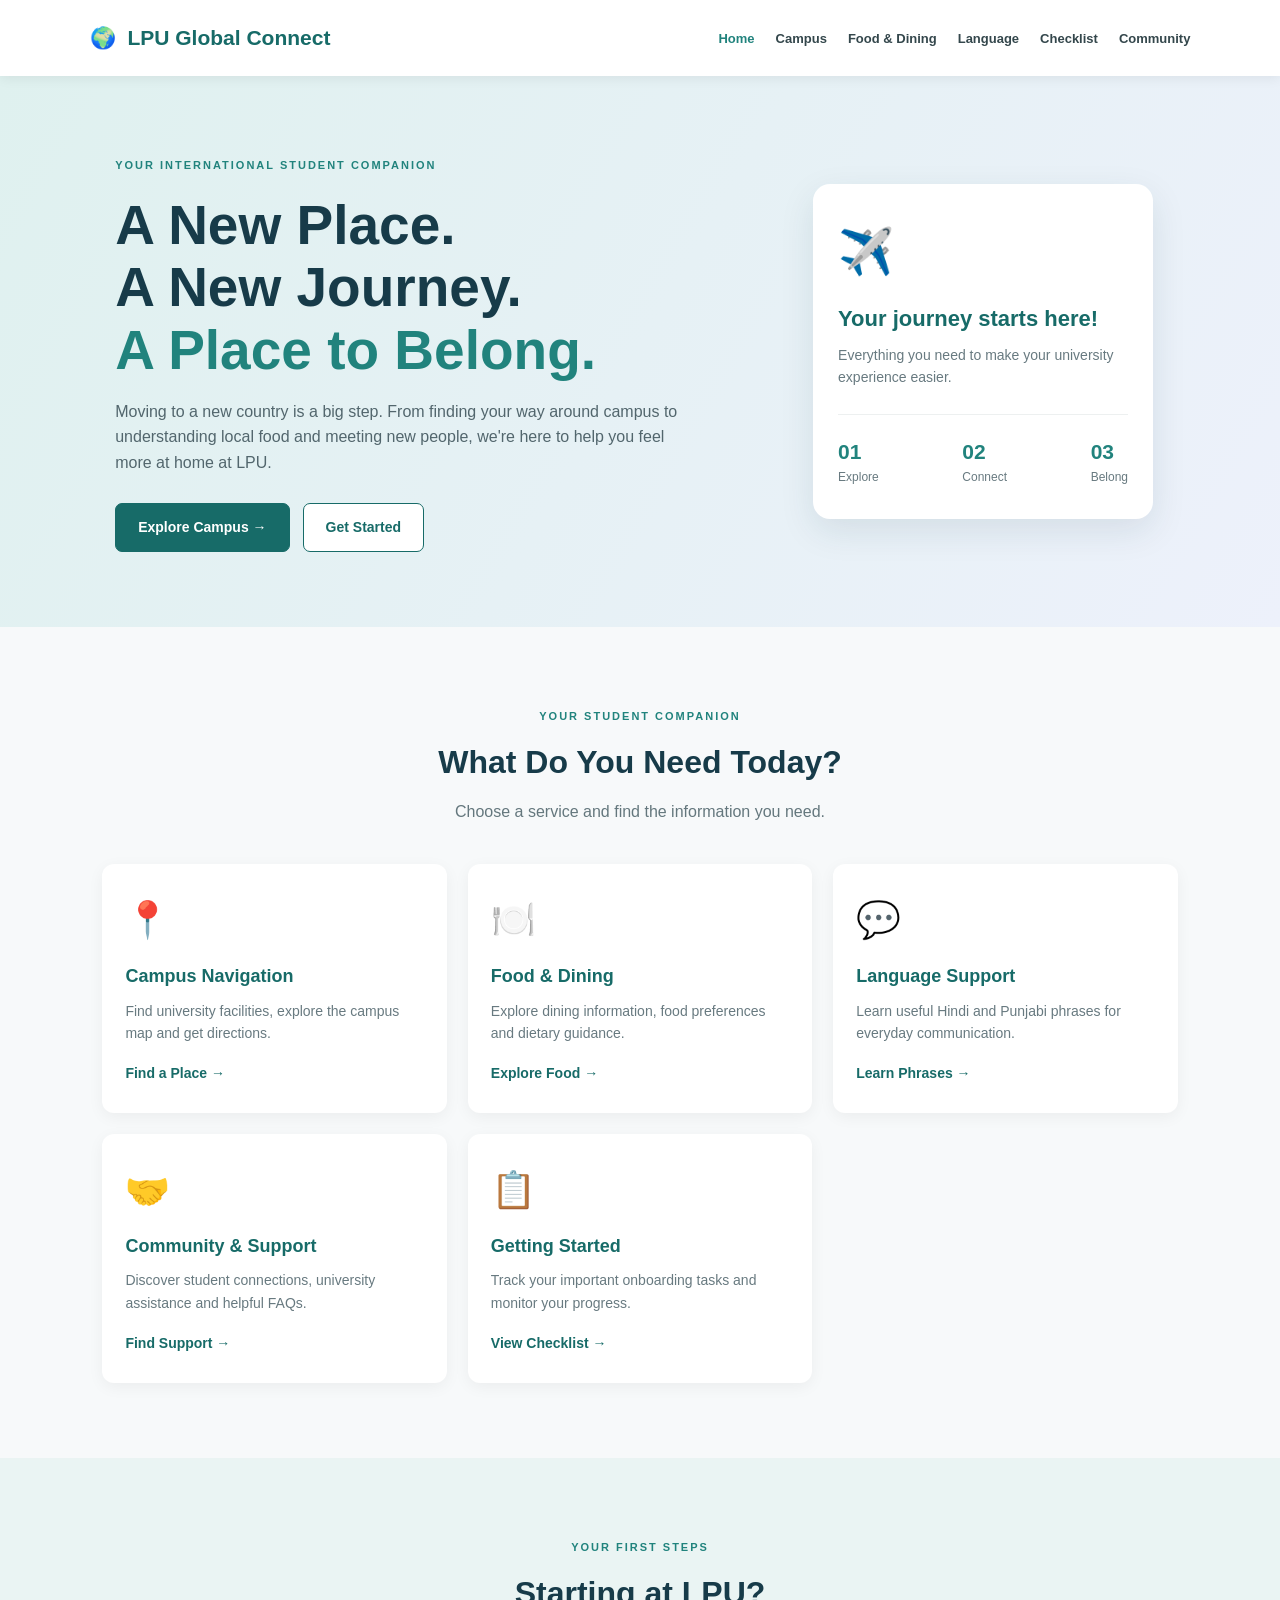
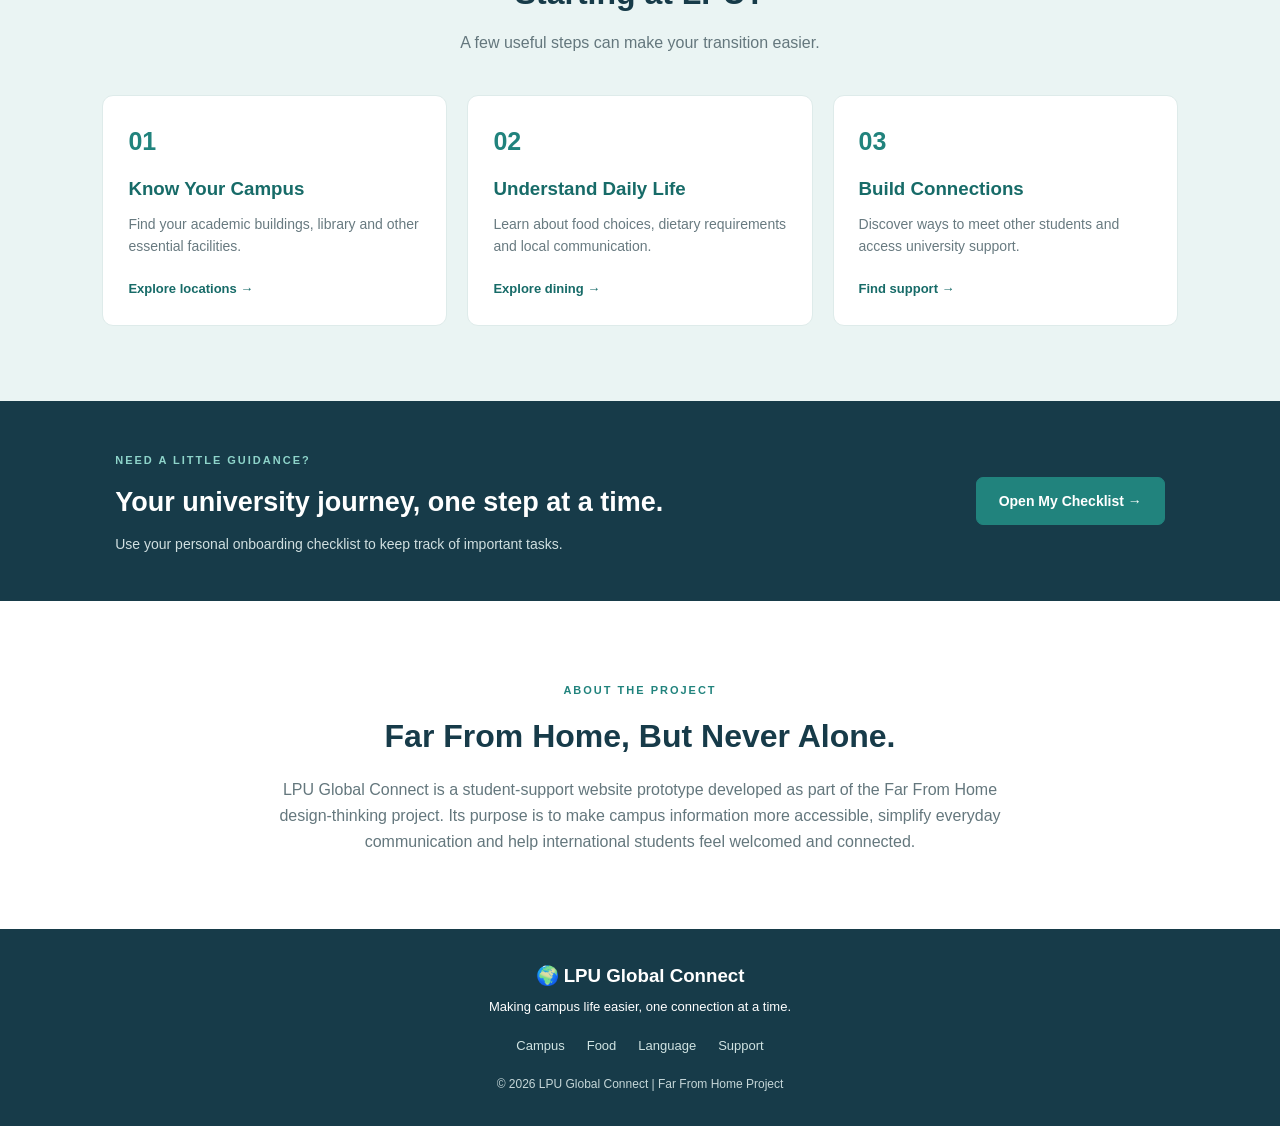
<file: index.html>
<!DOCTYPE html>
<html lang="en">
<head>
    <meta charset="UTF-8">
    <meta name="viewport" content="width=device-width, initial-scale=1.0">
    <meta name="description" content="LPU Global Connect helps international students navigate campus life, food, language and student support.">
    <title>LPU Global Connect | Far From Home</title>
    <link rel="stylesheet" href="css.css">
</head>

<body>

<header class="site-header">
    <nav class="navbar">
        <a href="index.html" class="logo">
            <span class="logo-icon">🌍</span>
            LPU Global Connect
        </a>

        <button class="menu-toggle" id="menuToggle"
                aria-label="Open navigation" aria-expanded="false">
            ☰
        </button>

        <ul class="nav-links" id="navLinks">
            <li><a href="index.html" class="active">Home</a></li>
            <li><a href="campus.html">Campus</a></li>
            <li><a href="food.html">Food & Dining</a></li>
            <li><a href="language.html">Language</a></li>
            <li><a href="checklist.html">Checklist</a></li>
            <li><a href="community.html">Community</a></li>
        </ul>
    </nav>
</header>

<main>

    <!-- HERO SECTION -->
    <section class="hero">
        <div class="hero-content">
            <span class="eyebrow">YOUR INTERNATIONAL STUDENT COMPANION</span>

            <h1>A New Place.<br>A New Journey.<br><span>A Place to Belong.</span></h1>

            <p>
                Moving to a new country is a big step.
                From finding your way around campus to understanding
                local food and meeting new people, we're here to help
                you feel more at home at LPU.
            </p>

            <div class="hero-buttons">
                <a href="campus.html" class="primary-btn">Explore Campus →</a>
                <a href="checklist.html" class="outline-btn">Get Started</a>
            </div>
        </div>

        <div class="hero-side">
            <div class="welcome-card">
                <span class="welcome-icon">✈️</span>
                <h3>Your journey starts here!</h3>
                <p>Everything you need to make your university experience easier.</p>

                <div class="welcome-stats">
                    <div>
                        <strong>01</strong>
                        <span>Explore</span>
                    </div>
                    <div>
                        <strong>02</strong>
                        <span>Connect</span>
                    </div>
                    <div>
                        <strong>03</strong>
                        <span>Belong</span>
                    </div>
                </div>
            </div>
        </div>
    </section>

    <!-- QUICK ACCESS -->
    <section class="section">
        <div class="section-heading">
            <span class="eyebrow">YOUR STUDENT COMPANION</span>
            <h2>What Do You Need Today?</h2>
            <p>Choose a service and find the information you need.</p>
        </div>

        <div class="service-grid">

            <a href="campus.html" class="service-card">
                <span class="card-icon">📍</span>
                <h3>Campus Navigation</h3>
                <p>Find university facilities, explore the campus map and get directions.</p>
                <span class="card-link">Find a Place →</span>
            </a>

            <a href="food.html" class="service-card">
                <span class="card-icon">🍽️</span>
                <h3>Food & Dining</h3>
                <p>Explore dining information, food preferences and dietary guidance.</p>
                <span class="card-link">Explore Food →</span>
            </a>

            <a href="language.html" class="service-card">
                <span class="card-icon">💬</span>
                <h3>Language Support</h3>
                <p>Learn useful Hindi and Punjabi phrases for everyday communication.</p>
                <span class="card-link">Learn Phrases →</span>
            </a>

            <a href="community.html" class="service-card">
                <span class="card-icon">🤝</span>
                <h3>Community & Support</h3>
                <p>Discover student connections, university assistance and helpful FAQs.</p>
                <span class="card-link">Find Support →</span>
            </a>

            <a href="checklist.html" class="service-card">
                <span class="card-icon">📋</span>
                <h3>Getting Started</h3>
                <p>Track your important onboarding tasks and monitor your progress.</p>
                <span class="card-link">View Checklist →</span>
            </a>

        </div>
    </section>

    <!-- FIRST DAY GUIDE -->
    <section class="section tinted">
        <div class="section-heading">
            <span class="eyebrow">YOUR FIRST STEPS</span>
            <h2>Starting at LPU?</h2>
            <p>A few useful steps can make your transition easier.</p>
        </div>

        <div class="steps-grid">

            <div class="step-card">
                <span class="step-number">01</span>
                <h3>Know Your Campus</h3>
                <p>Find your academic buildings, library and other essential facilities.</p>
                <a href="campus.html">Explore locations →</a>
            </div>

            <div class="step-card">
                <span class="step-number">02</span>
                <h3>Understand Daily Life</h3>
                <p>Learn about food choices, dietary requirements and local communication.</p>
                <a href="food.html">Explore dining →</a>
            </div>

            <div class="step-card">
                <span class="step-number">03</span>
                <h3>Build Connections</h3>
                <p>Discover ways to meet other students and access university support.</p>
                <a href="community.html">Find support →</a>
            </div>

        </div>
    </section>

    <!-- FEATURED HELP -->
    <section class="help-banner">
        <div>
            <span class="eyebrow">NEED A LITTLE GUIDANCE?</span>
            <h2>Your university journey, one step at a time.</h2>
            <p>Use your personal onboarding checklist to keep track of important tasks.</p>
        </div>

        <a href="checklist.html" class="primary-btn">Open My Checklist →</a>
    </section>

    <!-- ABOUT -->
    <section class="section about">
        <span class="eyebrow">ABOUT THE PROJECT</span>
        <h2>Far From Home, But Never Alone.</h2>
        <p>
            LPU Global Connect is a student-support website prototype
            developed as part of the Far From Home design-thinking project.
            Its purpose is to make campus information more accessible,
            simplify everyday communication and help international students
            feel welcomed and connected.
        </p>
    </section>

</main>

<footer>
    <h3>🌍 LPU Global Connect</h3>
    <p>Making campus life easier, one connection at a time.</p>
    <div class="footer-links">
        <a href="campus.html">Campus</a>
        <a href="food.html">Food</a>
        <a href="language.html">Language</a>
        <a href="community.html">Support</a>
    </div>
    <p class="copyright">© 2026 LPU Global Connect | Far From Home Project</p>
</footer>

<script src="java.js"></script>
</body>
</html>
</file>
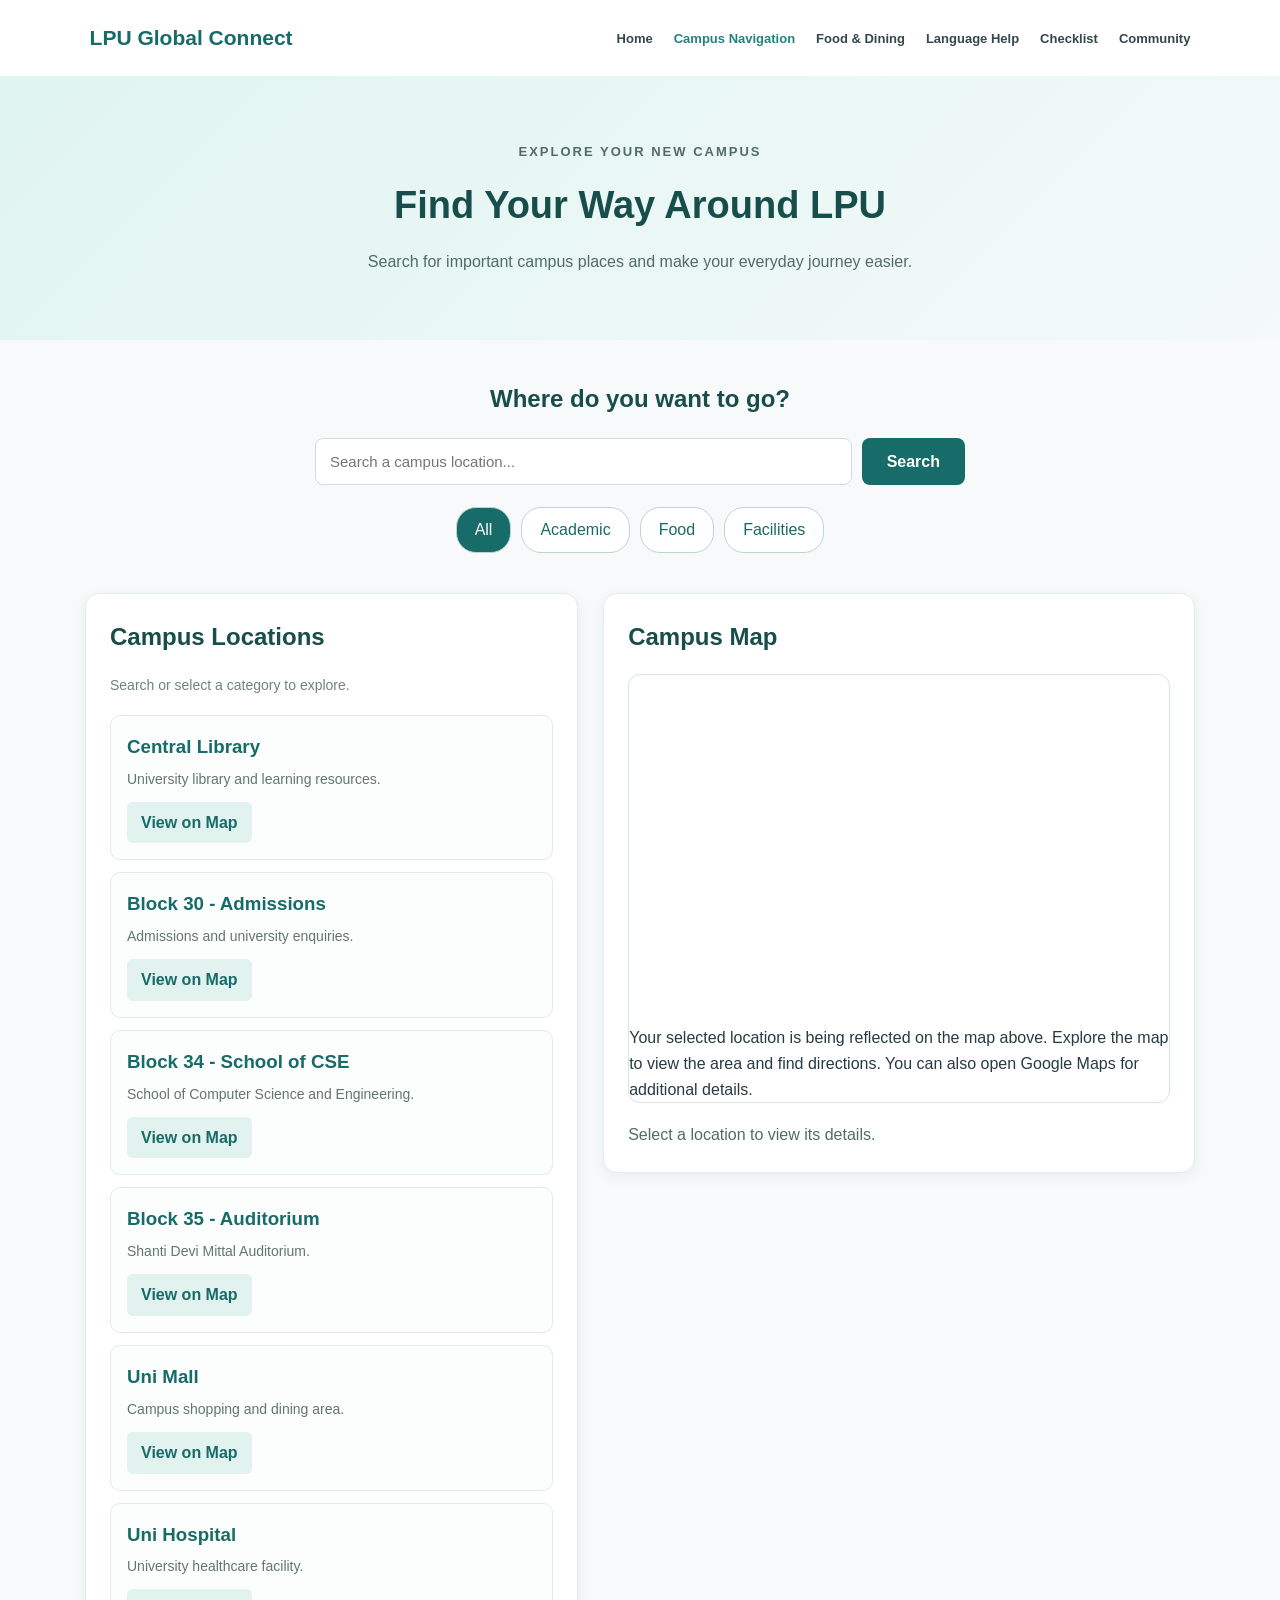
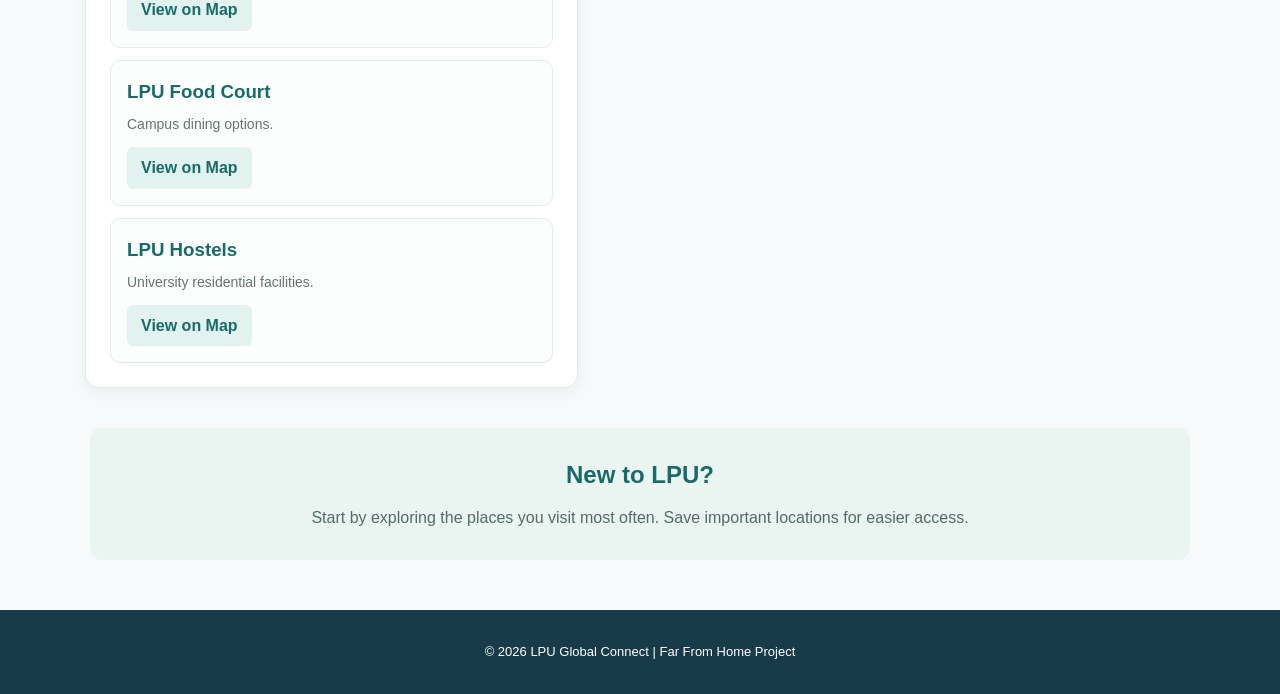
<file: campus.html>
<!DOCTYPE html>
<html lang="en">
<head>
    <meta charset="UTF-8">
    <meta name="viewport" content="width=device-width, initial-scale=1.0">
    <title>Campus Navigation | LPU Global Connect</title>
    <link rel="stylesheet" href="css.css">
    <link rel="stylesheet" href="campus_css.css">
</head>
<body>

<header class="navbar">
    <a href="index.html" class="logo">LPU Global Connect</a>

    <button class="menu-toggle" id="menuToggle"
        aria-label="Open navigation" aria-expanded="false">☰</button>

    <ul class="nav-links" id="navLinks">
        <li><a href="index.html">Home</a></li>
        <li><a href="campus.html">Campus Navigation</a></li>
        <li><a href="food.html">Food & Dining</a></li>
        <li><a href="language.html">Language Help</a></li>
        <li><a href="checklist.html">Checklist</a></li>
        <li><a href="community.html">Community</a></li>
    </ul>
</header>

<main class="campus-page">

    <section class="campus-hero">
        <p class="eyebrow">EXPLORE YOUR NEW CAMPUS</p>
        <h1>Find Your Way Around LPU</h1>
        <p>Search for important campus places and make your
           everyday journey easier.</p>
    </section>

    <section class="campus-search-section">
        <h2>Where do you want to go?</h2>

        <div class="search-box">
            <input type="text" id="locationSearch"
                placeholder="Search a campus location...">
            <button id="searchBtn">Search</button>
        </div>

        <div class="location-filters">
            <button class="filter-btn active" data-category="all">All</button>
            <button class="filter-btn" data-category="academic">Academic</button>
            <button class="filter-btn" data-category="food">Food</button>
            <button class="filter-btn" data-category="facilities">Facilities</button>
        </div>
    </section>

    <section class="campus-content">
        <div class="location-panel">
            <h2>Campus Locations</h2>
            <p class="section-note">Search or select a category to explore.</p>
            <div id="locationResults" class="location-results">
                <p>Loading campus locations...</p>
            </div>
        </div>

        <div class="map-panel">
            <h2>Campus Map</h2>
            <div class="map-container">
            <iframe
                id="campusMap"
                src="https://www.google.com/maps?q=Lovely+Professional+University,+Phagwara,+Punjab&output=embed"
                width="100%"
                height="350"
                style="border:0;"
                loading="lazy"
                allowfullscreen
                referrerpolicy="no-referrer-when-downgrade">
            </iframe>
            <p id="mapMessage">
    Your selected location is being reflected on the map above. Explore the map to view the area and find directions. You can also open Google Maps for additional details.
</p>
        </div>
            <div id="locationDetails" class="location-details">
                <p>Select a location to view its details.</p>
            </div>
        </div>
    </section>

    <section class="campus-tip">
        <h2>New to LPU?</h2>
        <p>Start by exploring the places you visit most often.
           Save important locations for easier access.</p>
    </section>

</main>

<footer class="footer">
    <p>© 2026 LPU Global Connect | Far From Home Project</p>
</footer>

<script src="java.js"></script>
<script src="campus_js.js"></script>
</body>
</html>
</file>
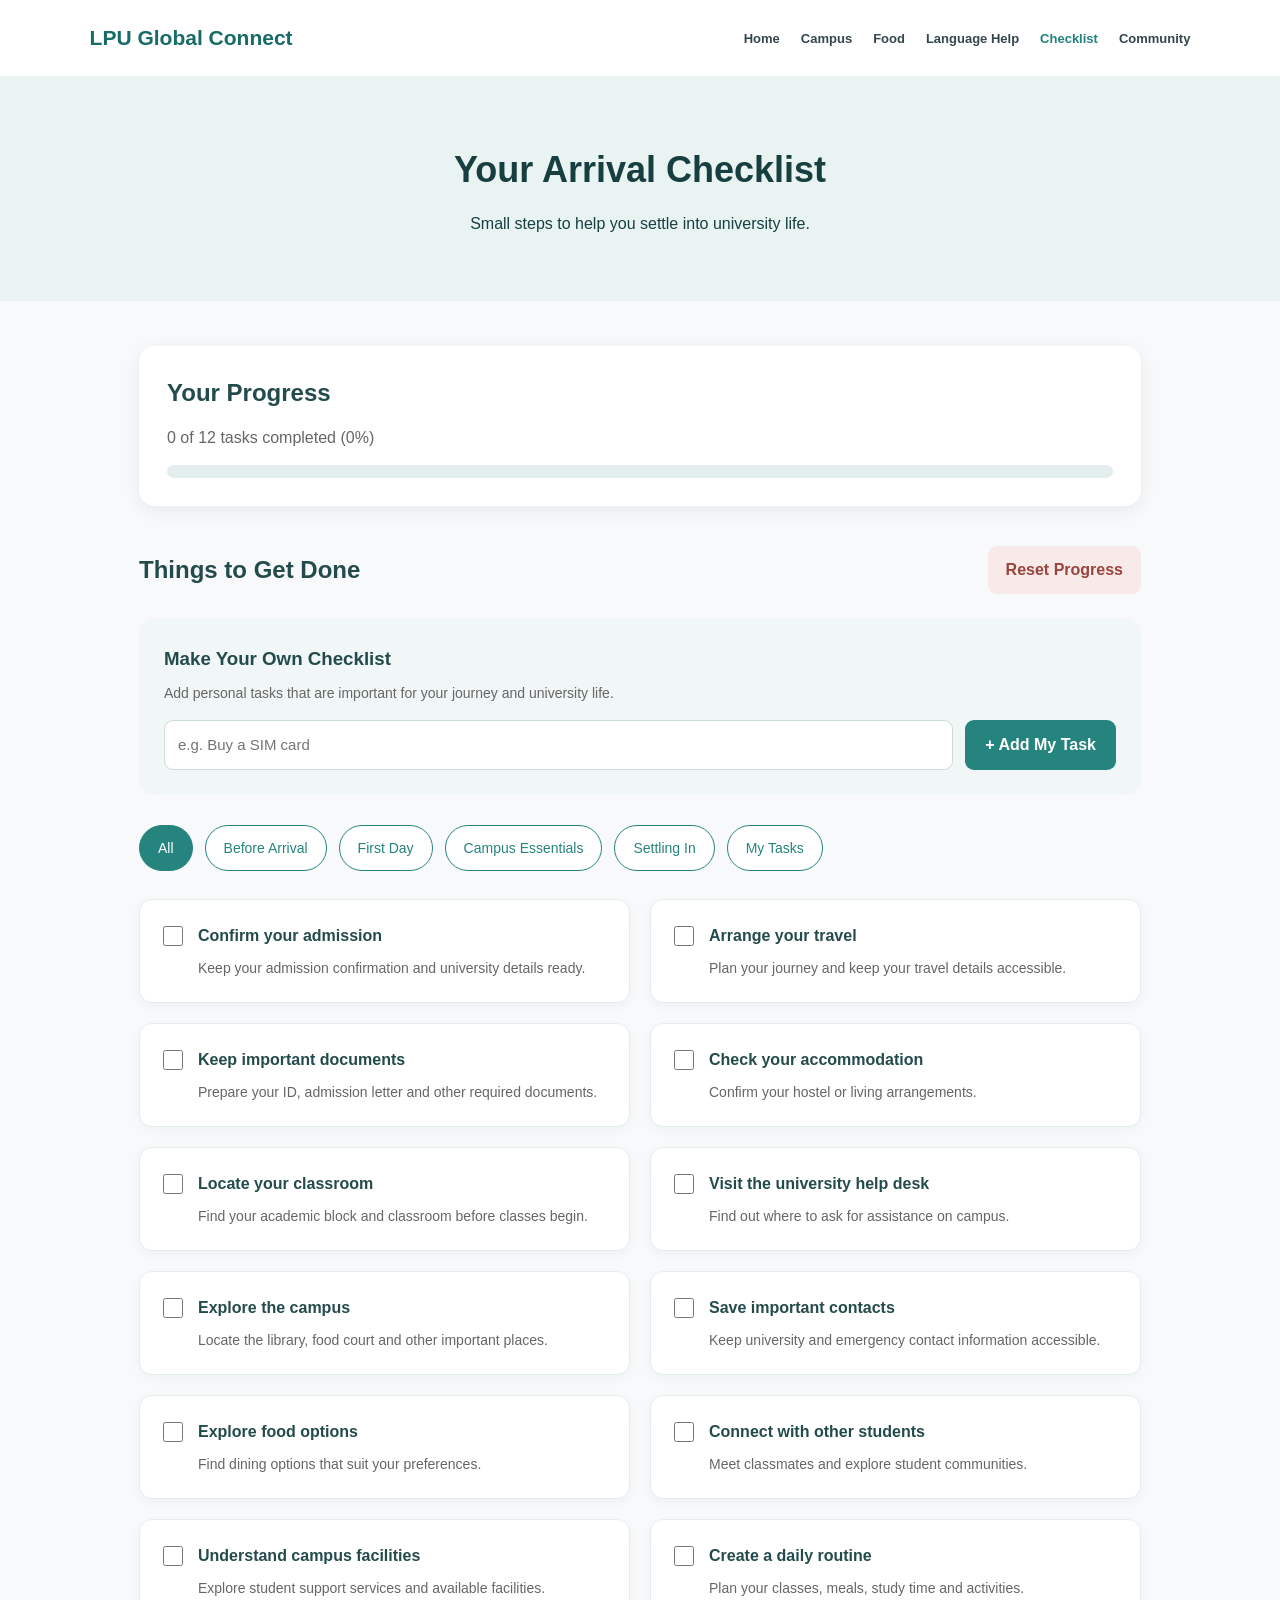
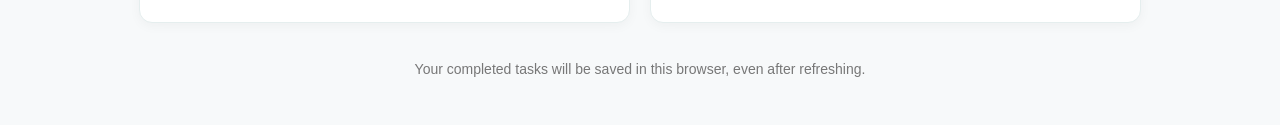
<file: checklist.html>
<!DOCTYPE html>
<html lang="en">
<head>
    <meta charset="UTF-8">
    <meta name="viewport" content="width=device-width, initial-scale=1.0">
    <title>Arrival Checklist | LPU Global Connect</title>

    <link rel="stylesheet" href="css.css">
    <link rel="stylesheet" href="checklist_css.css">
</head>
<body>

    <nav class="navbar">
        <a href="index.html" class="logo">LPU Global Connect</a>

        <button class="menu-toggle" id="menuToggle"
            aria-label="Toggle navigation" aria-expanded="false">☰</button>

        <ul class="nav-links" id="navLinks">
            <li><a href="index.html">Home</a></li>
            <li><a href="campus.html">Campus</a></li>
            <li><a href="food.html">Food</a></li>
            <li><a href="language.html">Language Help</a></li>
            <li><a href="checklist.html">Checklist</a></li>
            <li><a href="community.html">Community</a></li>
        </ul>
    </nav>

    <header class="checklist-hero">
        <h1>Your Arrival Checklist</h1>
        <p>Small steps to help you settle into university life.</p>
    </header>

    <main class="checklist-container">

        <section class="progress-section">
            <h2>Your Progress</h2>
            <p id="progressText">0 of 0 tasks completed</p>

            <div class="progress-track">
                <div id="progressBar" class="progress-fill"></div>
            </div>
        </section>

        <section class="checklist-section">
            <div class="checklist-heading">
                <h2>Things to Get Done</h2>
                <button id="resetChecklist">Reset Progress</button>
            </div>

            <div class="checklist-filters">
                <button class="check-filter active" data-filter="all">All</button>
                <button class="check-filter" data-filter="before">Before Arrival</button>
                <button class="check-filter" data-filter="firstday">First Day</button>
                <button class="check-filter" data-filter="campus">Campus Essentials</button>
                <button class="check-filter" data-filter="settling">Settling In</button>
            </div>

            <div id="checklistTasks" class="checklist-tasks"></div>
        </section>

        <p class="checklist-note">
            Your completed tasks will be saved in this browser, even after refreshing.
        </p>

    </main>

    <script src="java.js"></script>
    <script src="checklist_js.js"></script>

</body>
</html>
</file>
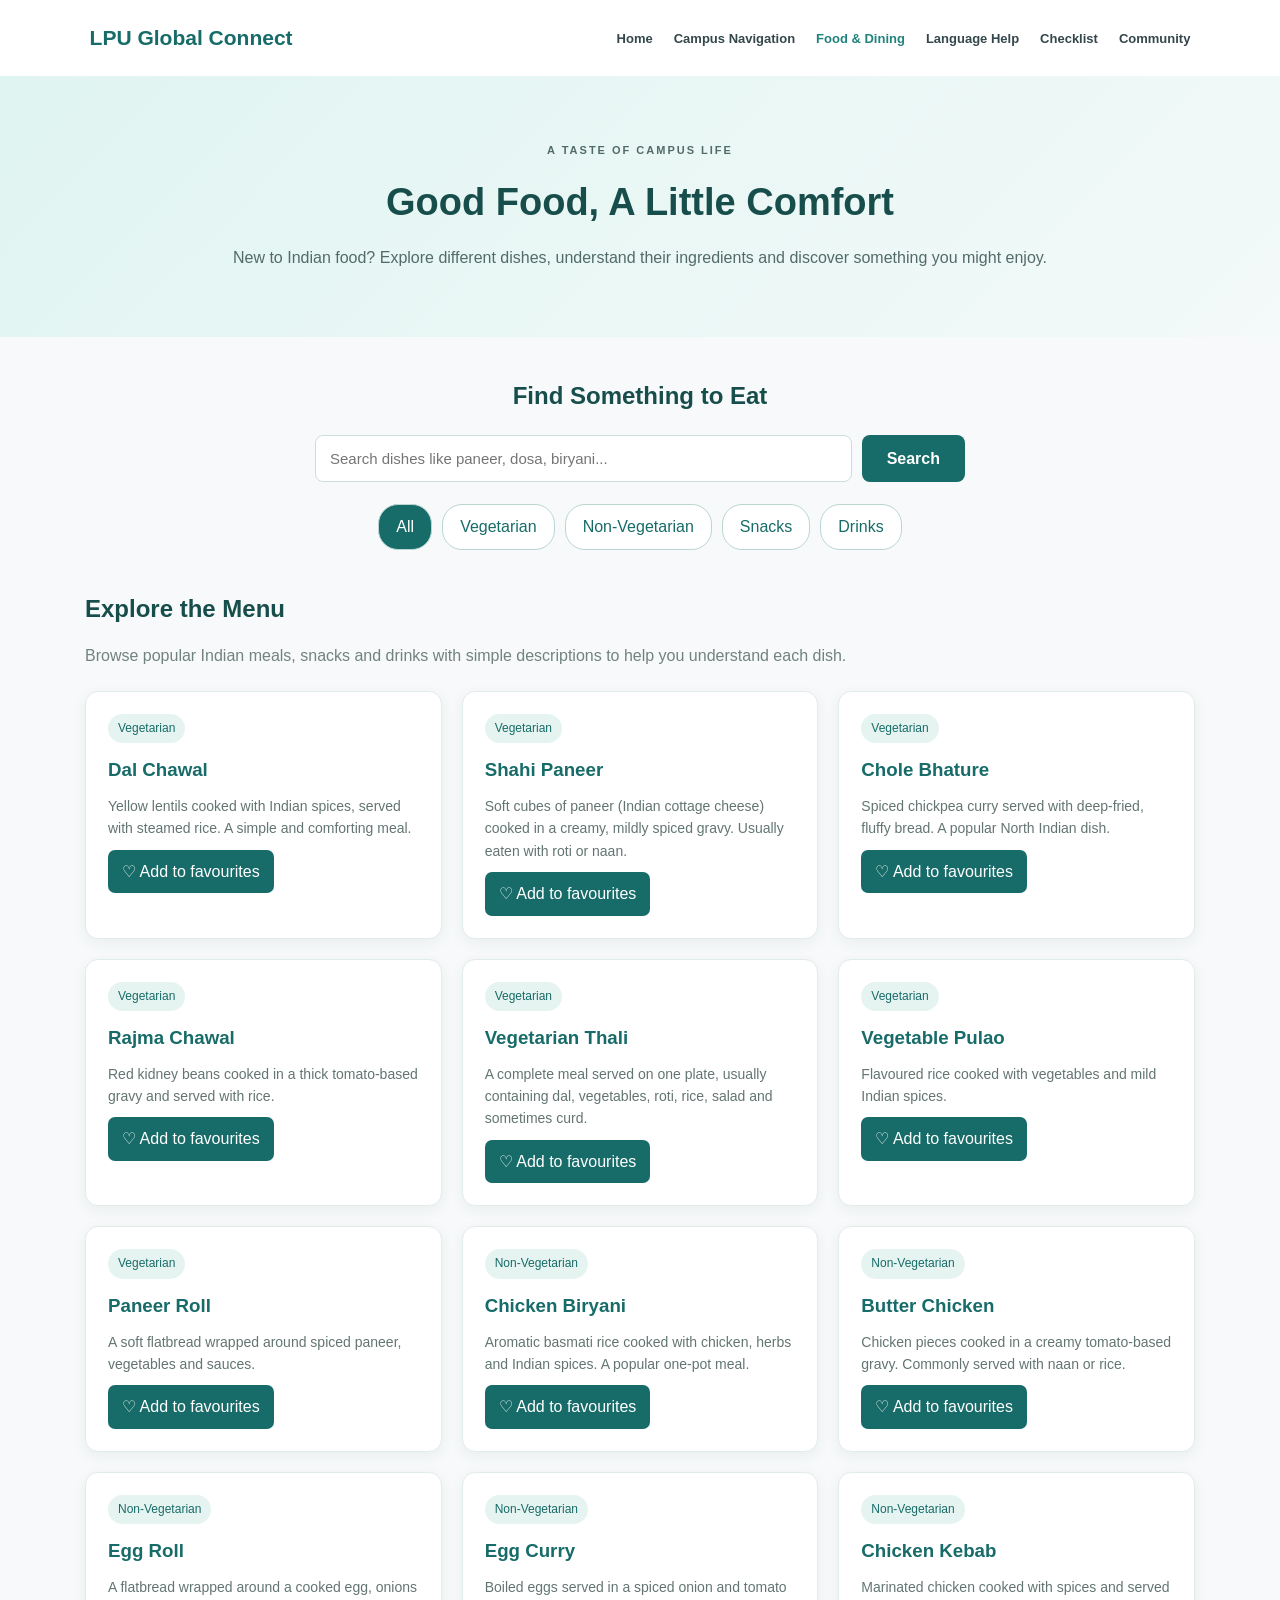
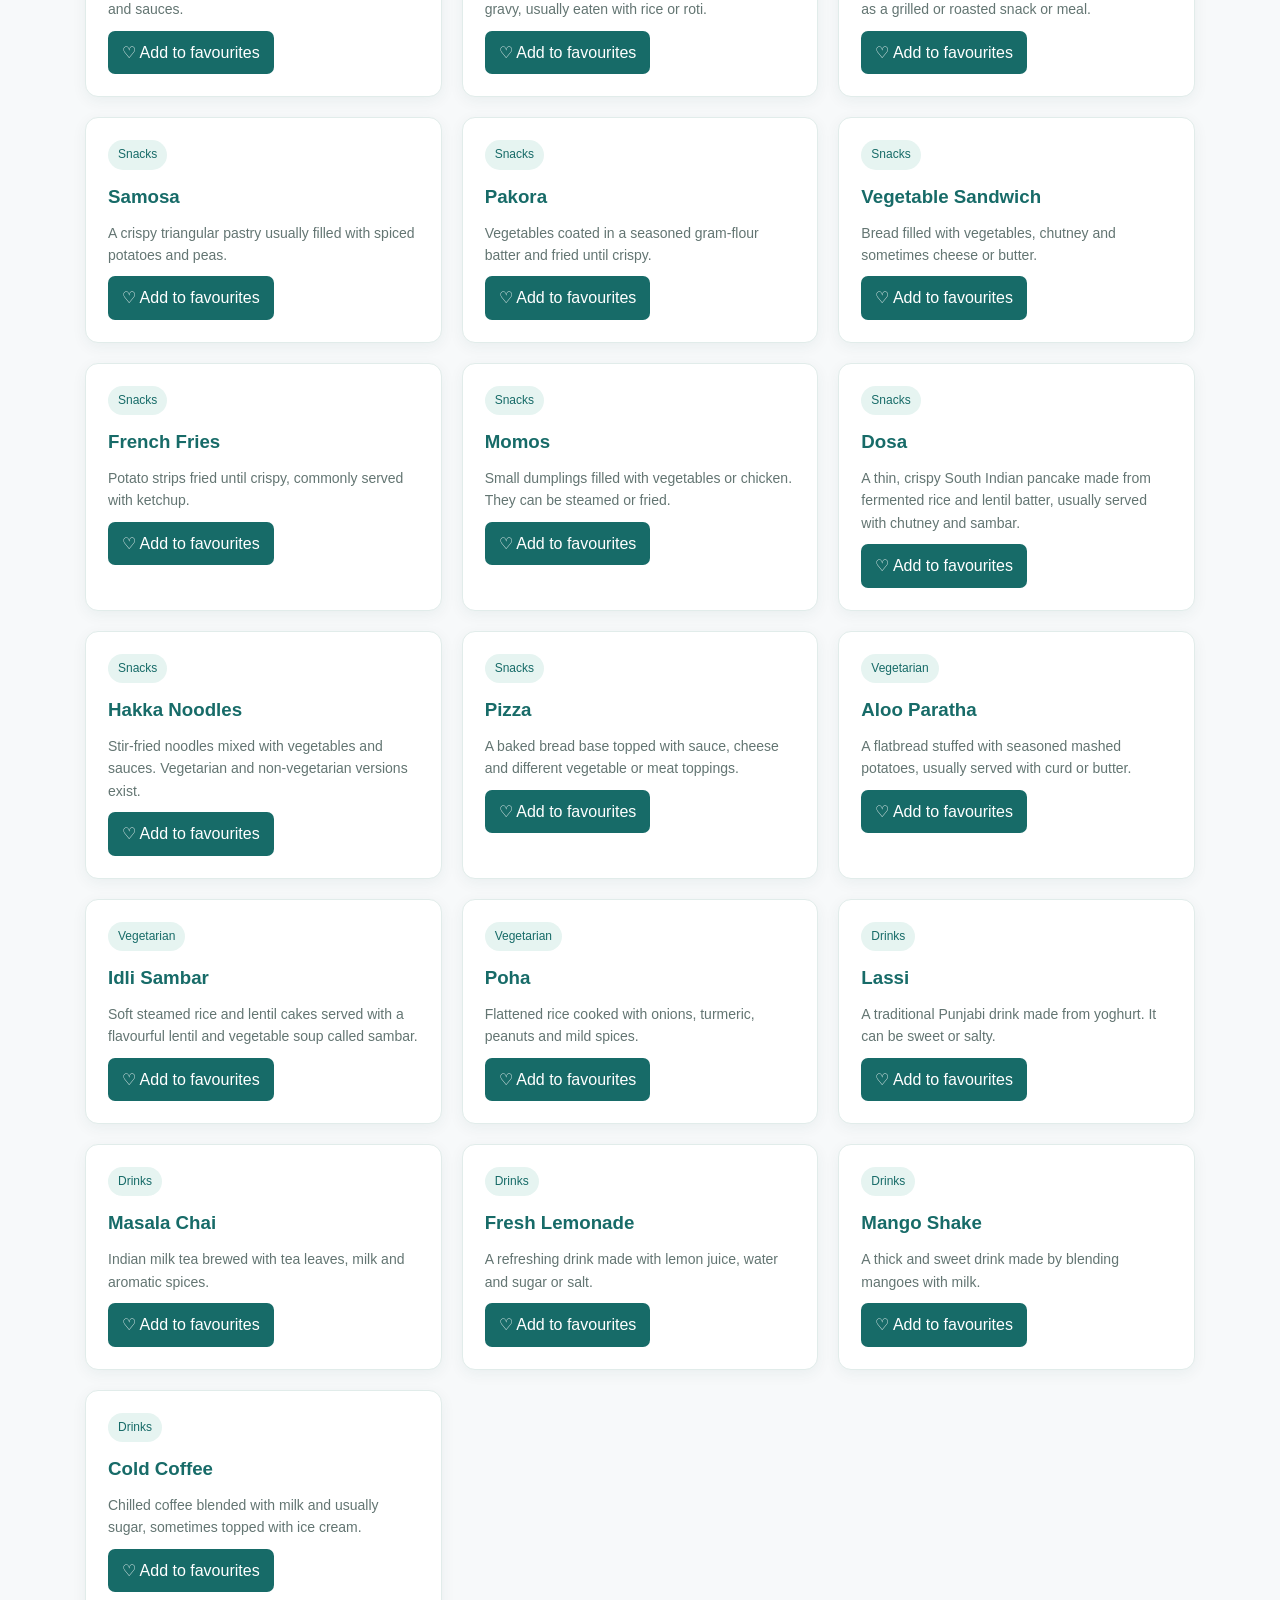
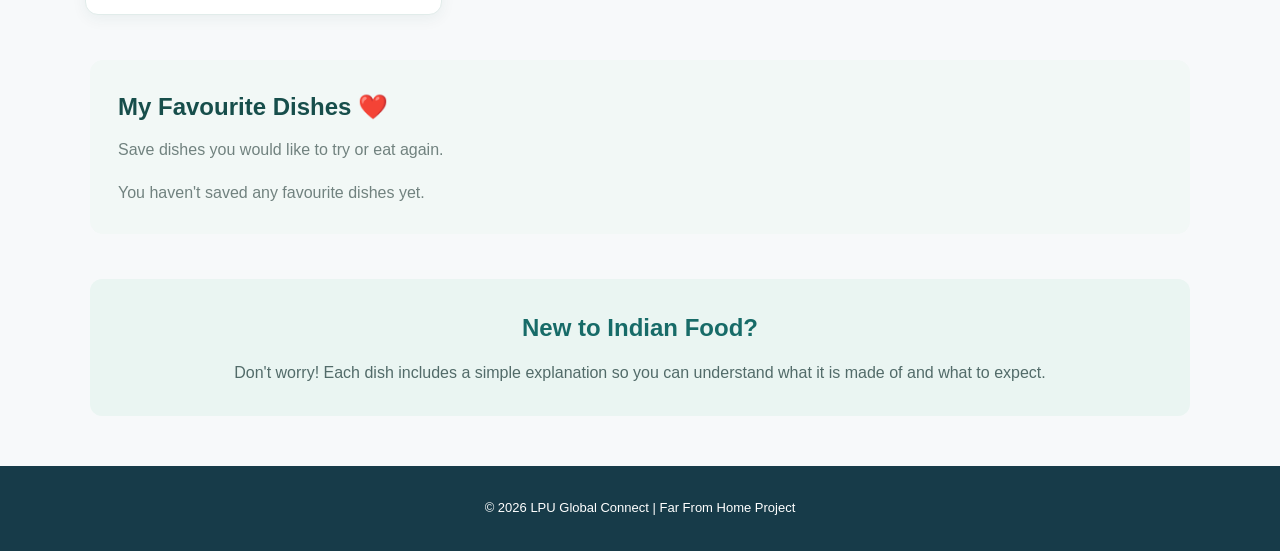
<file: food.html>
<!DOCTYPE html>
<html lang="en">
<head>
    <meta charset="UTF-8">
    <meta name="viewport" content="width=device-width, initial-scale=1.0">
    <title>Food & Dining | LPU Global Connect</title>

    <link rel="stylesheet" href="css.css">
    <link rel="stylesheet" href="food_css.css">
</head>

<body>

<header class="navbar">
    <a href="index.html" class="logo">LPU Global Connect</a>

    <button class="menu-toggle" id="menuToggle"
        aria-label="Open navigation" aria-expanded="false">☰</button>

    <ul class="nav-links" id="navLinks">
        <li><a href="index.html">Home</a></li>
        <li><a href="campus.html">Campus Navigation</a></li>
        <li><a href="food.html">Food & Dining</a></li>
        <li><a href="language.html">Language Help</a></li>
        <li><a href="checklist.html">Checklist</a></li>
        <li><a href="community.html">Community</a></li>
    </ul>
</header>

<main class="food-page">

    <section class="food-hero">
        <p class="eyebrow">A TASTE OF CAMPUS LIFE</p>
        <h1>Good Food, A Little Comfort</h1>
        <p>
            New to Indian food? Explore different dishes, understand
            their ingredients and discover something you might enjoy.
        </p>
    </section>

    <section class="food-search-section">

        <h2>Find Something to Eat</h2>

        <div class="food-search-box">
            <input type="text" id="foodSearch"
                placeholder="Search dishes like paneer, dosa, biryani...">

            <button id="foodSearchBtn">Search</button>
        </div>

        <div class="food-filters">
            <button class="food-filter active" data-filter="all">All</button>
            <button class="food-filter" data-filter="vegetarian">Vegetarian</button>
            <button class="food-filter" data-filter="non-vegetarian">Non-Vegetarian</button>
            <button class="food-filter" data-filter="snacks">Snacks</button>
            <button class="food-filter" data-filter="drinks">Drinks</button>
        </div>

    </section>

    <section class="food-results-section">

        <div class="food-heading">
            <h2>Explore the Menu</h2>
            <p>
                Browse popular Indian meals, snacks and drinks with
                simple descriptions to help you understand each dish.
            </p>
        </div>

        <div id="foodResults" class="food-results">
            <p>Loading menu...</p>
        </div>

    </section>

    <section class="saved-food-section">
        <h2>My Favourite Dishes ❤️</h2>
        <p>Save dishes you would like to try or eat again.</p>

        <div id="savedFood">
            <p>You haven't saved any favourite dishes yet.</p>
        </div>
    </section>

    <section class="food-help">
        <h2>New to Indian Food?</h2>
        <p>
            Don't worry! Each dish includes a simple explanation
            so you can understand what it is made of and what to expect.
        </p>
    </section>

</main>

<footer class="footer">
    <p>© 2026 LPU Global Connect | Far From Home Project</p>
</footer>

<script src="java.js"></script>
<script src="food_js.js"></script>

</body>
</html>
</file>
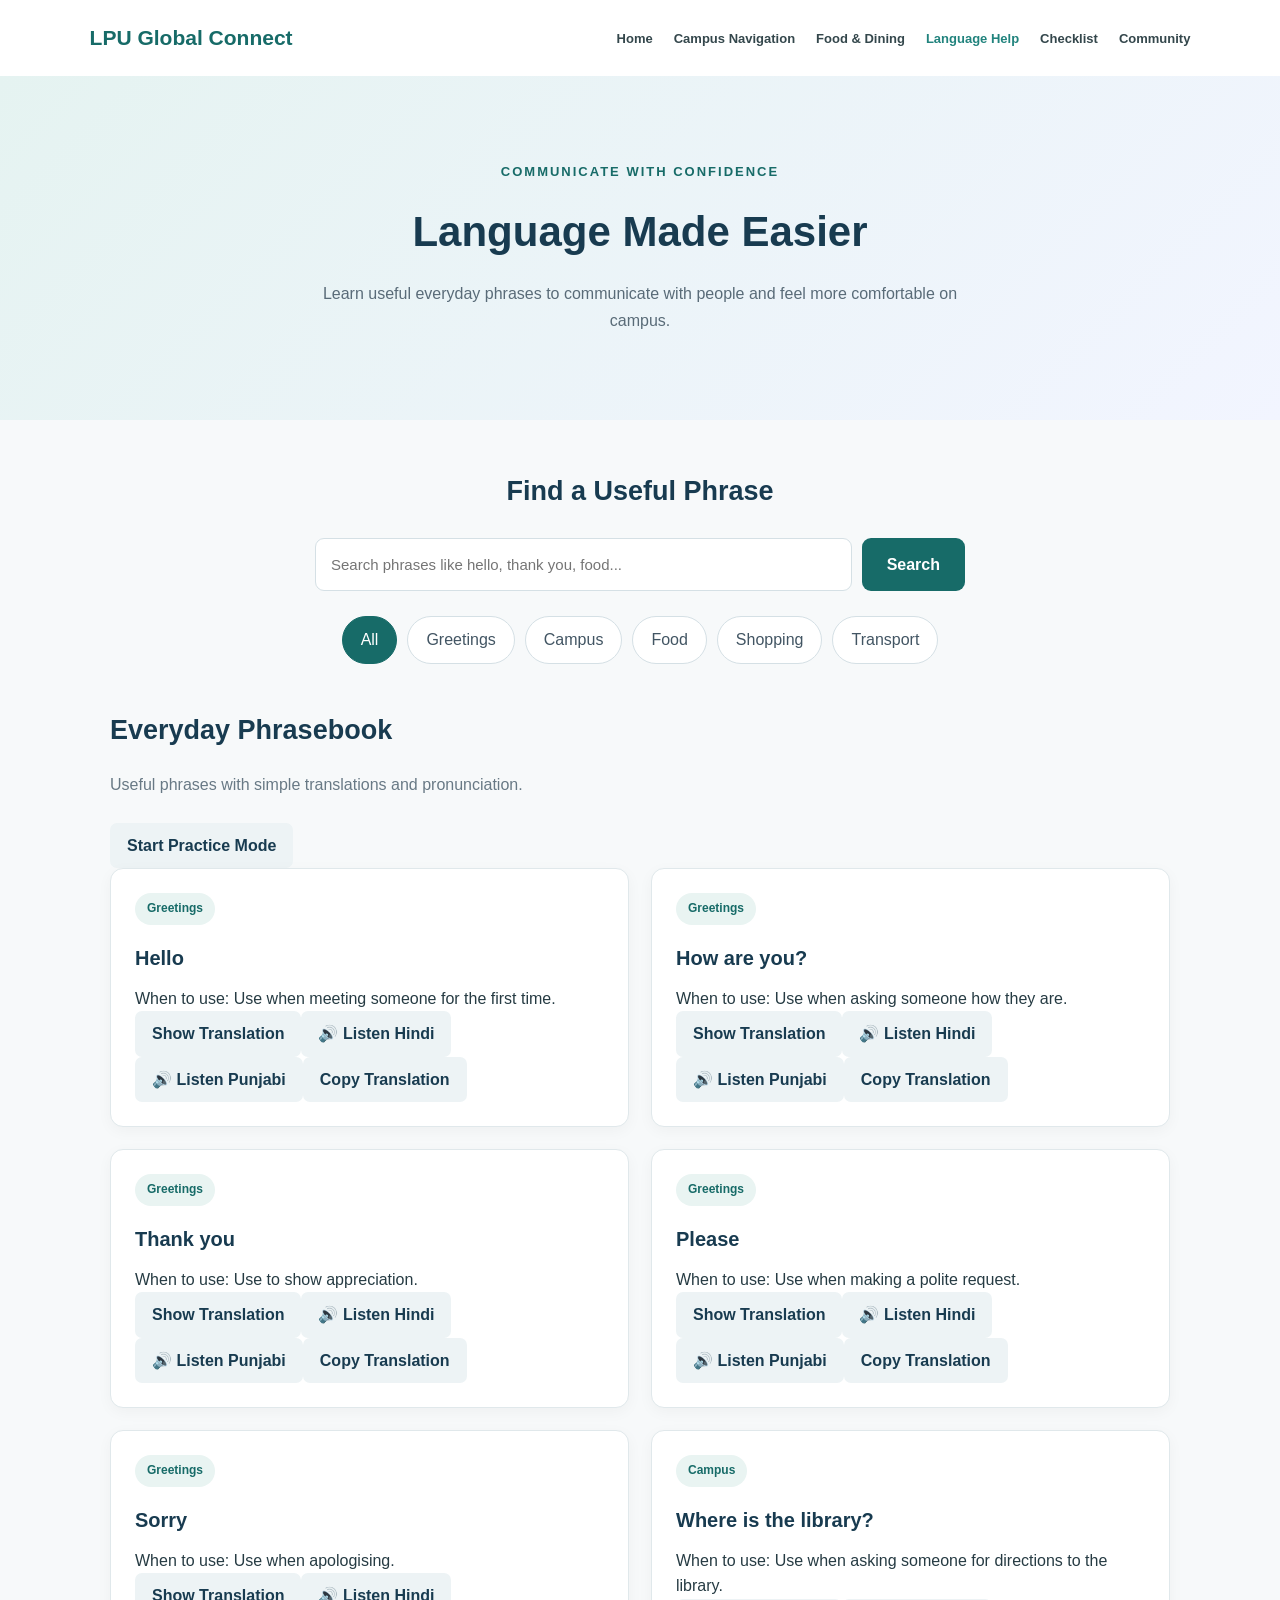
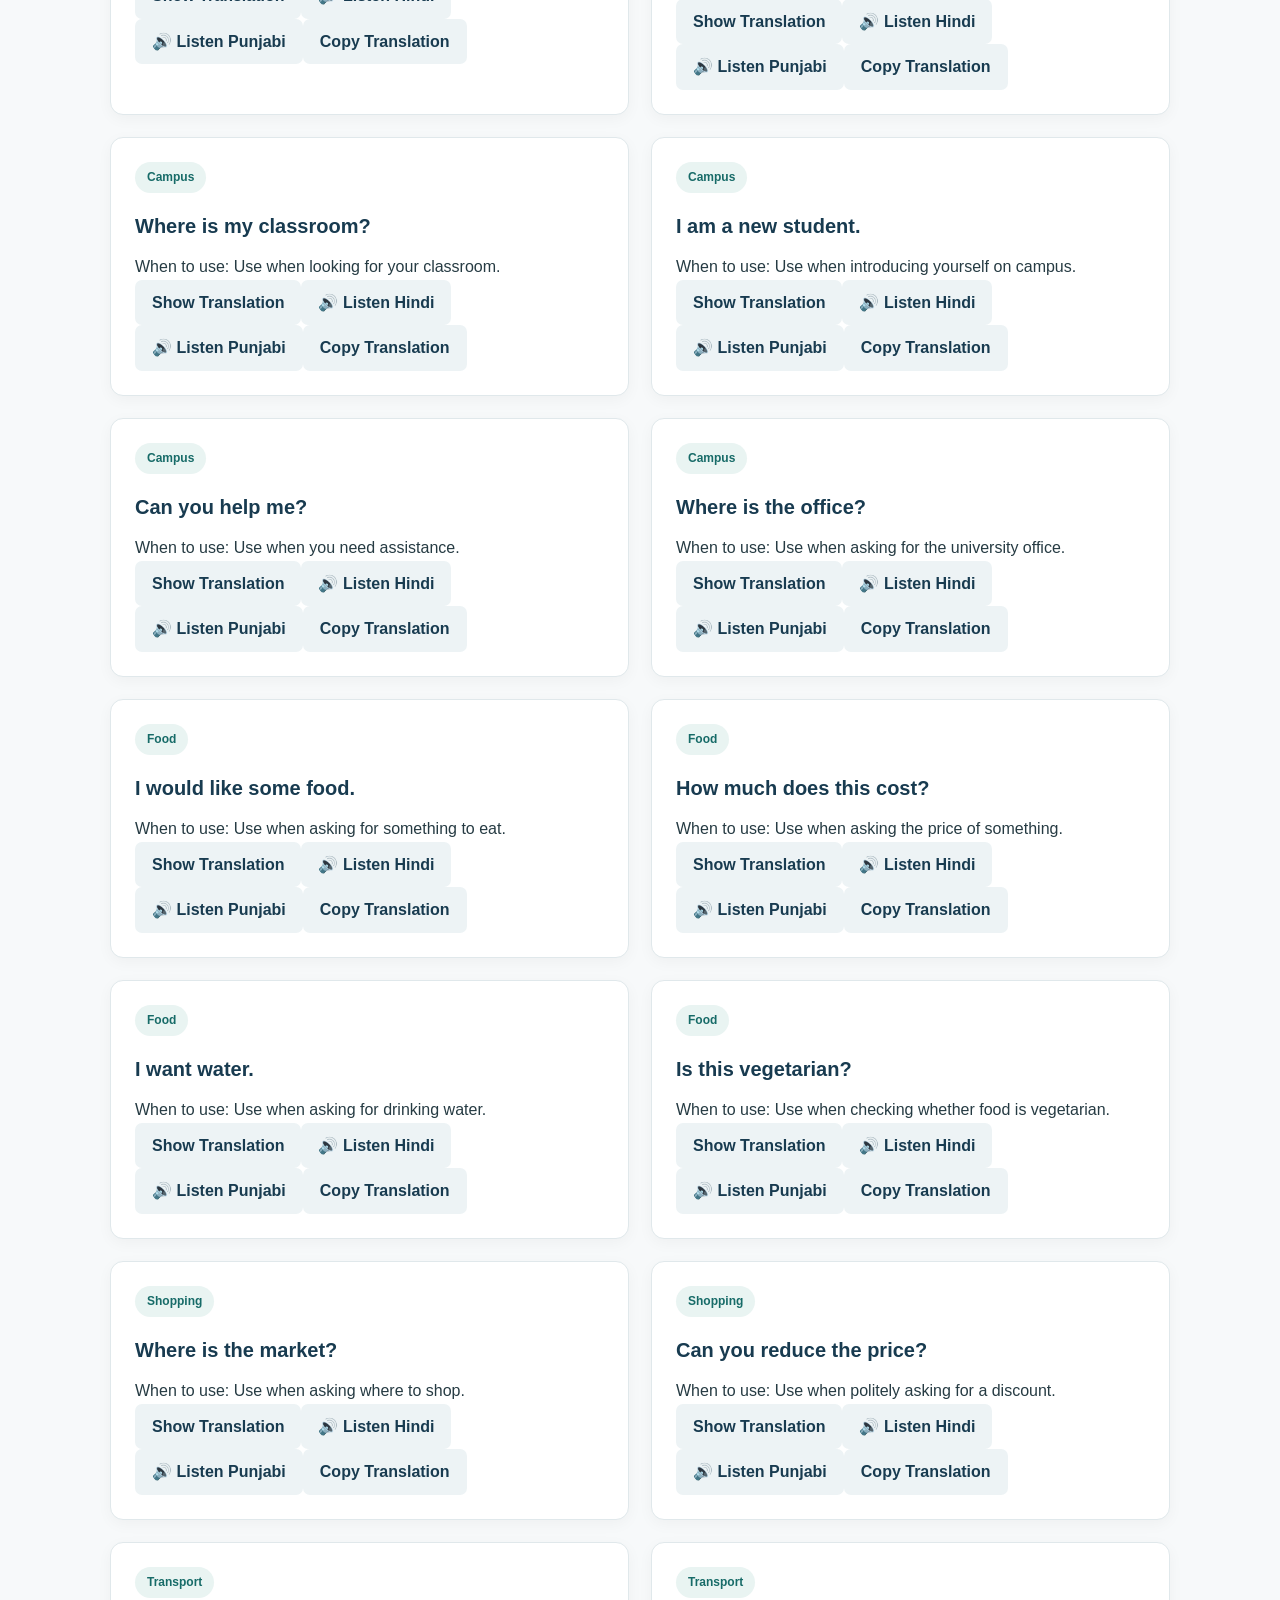
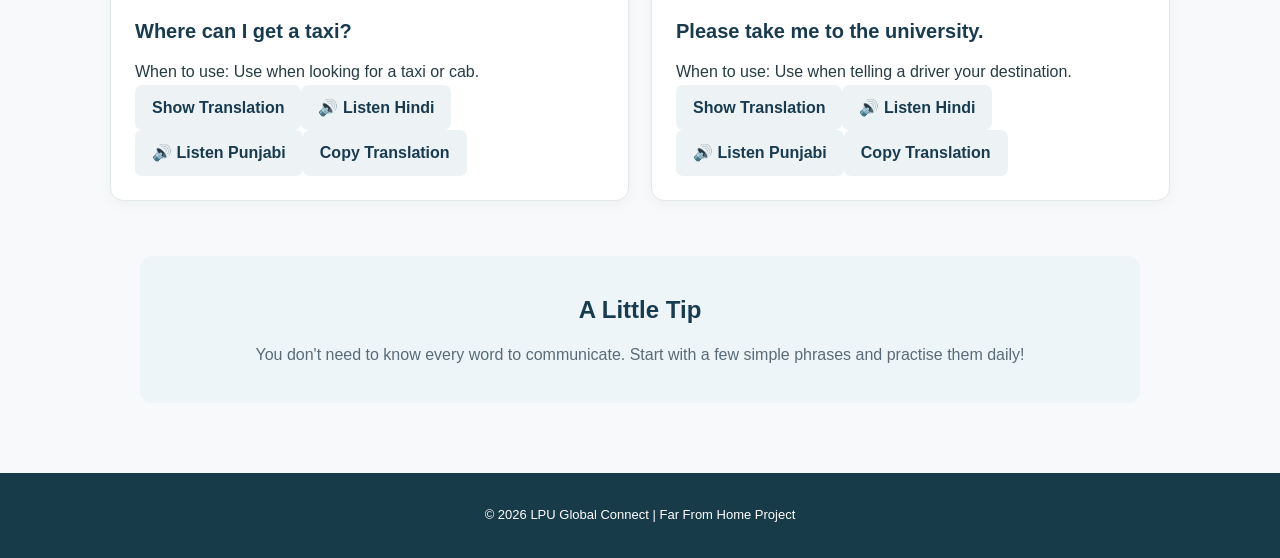
<file: language.html>
<!DOCTYPE html>
<html lang="en">
<head>
    <meta charset="UTF-8">
    <meta name="viewport" content="width=device-width, initial-scale=1.0">
    <title>Language Help | LPU Global Connect</title>

    <link rel="stylesheet" href="css.css">
    <link rel="stylesheet" href="language_css.css">
</head>

<body>

<header class="navbar">
    <a href="index.html" class="logo">LPU Global Connect</a>

    <button class="menu-toggle" id="menuToggle"
        aria-label="Open navigation" aria-expanded="false">☰</button>

    <ul class="nav-links" id="navLinks">
        <li><a href="index.html">Home</a></li>
        <li><a href="campus.html">Campus Navigation</a></li>
        <li><a href="food.html">Food & Dining</a></li>
        <li><a href="language.html">Language Help</a></li>
        <li><a href="checklist.html">Checklist</a></li>
        <li><a href="community.html">Community</a></li>
    </ul>
</header>

<main class="language-page">

    <section class="language-hero">
        <p class="eyebrow">COMMUNICATE WITH CONFIDENCE</p>
        <h1>Language Made Easier</h1>
        <p>
            Learn useful everyday phrases to communicate
            with people and feel more comfortable on campus.
        </p>
    </section>

    <section class="phrase-search-section">
        <h2>Find a Useful Phrase</h2>

        <div class="phrase-search-box">
            <input
                type="text"
                id="phraseSearch"
                placeholder="Search phrases like hello, thank you, food..."
            >
            <button id="phraseSearchBtn">Search</button>
        </div>

        <div class="phrase-filters">
            <button class="phrase-filter active" data-category="all">All</button>
            <button class="phrase-filter" data-category="greetings">Greetings</button>
            <button class="phrase-filter" data-category="campus">Campus</button>
            <button class="phrase-filter" data-category="food">Food</button>
            <button class="phrase-filter" data-category="shopping">Shopping</button>
            <button class="phrase-filter" data-category="transport">Transport</button>
        </div>
    </section>

    <section class="phrase-results-section">
        <h2>Everyday Phrasebook</h2>
        <p>Useful phrases with simple translations and pronunciation.</p>

        <div id="phraseResults" class="phrase-results">
            <p>Loading phrases...</p>
        </div>
    </section>

    <section class="language-tip">
        <h2>A Little Tip</h2>
        <p>
            You don't need to know every word to communicate.
            Start with a few simple phrases and practise them daily!
        </p>
    </section>

</main>

<footer class="footer">
    <p>© 2026 LPU Global Connect | Far From Home Project</p>
</footer>

<script src="java.js"></script>
<script src="language_js.js"></script>

</body>
</html>
</file>
<file: css.css>
/* GLOBAL */
* {
    margin: 0;
    padding: 0;
    box-sizing: border-box;
}

html {
    scroll-behavior: smooth;
}

body {
    font-family: Arial, sans-serif;
    color: #263b43;
    background: #f7f9fa;
    line-height: 1.6;
}

a {
    text-decoration: none;
    color: inherit;
}

button {
    font: inherit;
    cursor: pointer;
}

/* NAVBAR */
.site-header {
    position: sticky;
    top: 0;
    z-index: 100;
}

.navbar {
    min-height: 76px;
    padding: 14px 7%;
    background: white;
    display: flex;
    align-items: center;
    justify-content: space-between;
    box-shadow: 0 2px 12px rgba(0,0,0,0.07);
}

.logo {
    font-size: 21px;
    font-weight: bold;
    color: #176b68;
}

.logo-icon {
    margin-right: 6px;
}

.nav-links {
    display: flex;
    align-items: center;
    gap: 21px;
    list-style: none;
}

.nav-links a {
    font-size: 13px;
    font-weight: bold;
    color: #34474c;
    transition: 0.2s;
}

.nav-links a:hover,
.nav-links a.active {
    color: #21837d;
}

.menu-toggle {
    display: none;
    border: none;
    background: none;
    color: #176b68;
    font-size: 27px;
}

/* HERO */
.hero {
    min-height: 520px;
    padding: 75px 9%;
    display: grid;
    grid-template-columns: 1.4fr 0.8fr;
    align-items: center;
    gap: 50px;
    background: linear-gradient(120deg, #dff1ef, #edf1fb);
}

.hero-content {
    max-width: 650px;
}

.eyebrow {
    color: #21837d;
    font-size: 11px;
    font-weight: bold;
    letter-spacing: 2px;
}

.hero h1 {
    margin: 17px 0;
    color: #173b49;
    font-size: clamp(36px, 5vw, 55px);
    line-height: 1.14;
}

.hero h1 span {
    color: #21837d;
}

.hero-content p {
    max-width: 590px;
    margin-bottom: 28px;
    color: #52666d;
}

.hero-buttons {
    display: flex;
    flex-wrap: wrap;
    gap: 13px;
}

.primary-btn,
.outline-btn {
    display: inline-block;
    padding: 12px 22px;
    border-radius: 7px;
    font-weight: bold;
    font-size: 14px;
    transition: 0.2s;
}

.primary-btn {
    background: #176b68;
    color: white;
    border: 1px solid #176b68;
}

.primary-btn:hover {
    background: #10514f;
}

.outline-btn {
    background: white;
    border: 1px solid #176b68;
    color: #176b68;
}

.outline-btn:hover {
    background: #e0f2f1;
}

/* WELCOME CARD */
.hero-side {
    display: flex;
    justify-content: center;
}

.welcome-card {
    width: 100%;
    max-width: 340px;
    padding: 32px 25px;
    border-radius: 17px;
    background: white;
    box-shadow: 0 12px 35px rgba(23,59,73,0.10);
}

.welcome-icon {
    font-size: 45px;
}

.welcome-card h3 {
    margin: 13px 0 8px;
    color: #176b68;
    font-size: 22px;
}

.welcome-card p {
    color: #687a80;
    font-size: 14px;
}

.welcome-stats {
    display: flex;
    justify-content: space-between;
    margin-top: 25px;
    padding-top: 20px;
    border-top: 1px solid #edf0f0;
}

.welcome-stats div {
    display: flex;
    flex-direction: column;
}

.welcome-stats strong {
    color: #21837d;
    font-size: 21px;
}

.welcome-stats span {
    color: #687a80;
    font-size: 12px;
}

/* SECTIONS */
.section {
    padding: 75px 8%;
}

.tinted {
    background: #eaf4f3;
}

.section-heading {
    text-align: center;
    max-width: 700px;
    margin: 0 auto 40px;
}

.section-heading h2,
.about h2 {
    margin: 10px 0;
    color: #173b49;
    font-size: 32px;
}

.section-heading p,
.about p {
    color: #64777d;
}

/* SERVICE CARDS */
.service-grid {
    display: grid;
    grid-template-columns: repeat(3, 1fr);
    gap: 21px;
}

.service-card {
    display: block;
    padding: 27px 23px;
    border-radius: 12px;
    background: white;
    box-shadow: 0 4px 16px rgba(0,0,0,0.05);
    transition: transform 0.25s, box-shadow 0.25s;
}

.service-card:hover {
    transform: translateY(-5px);
    box-shadow: 0 9px 23px rgba(0,0,0,0.09);
}

.card-icon {
    display: block;
    margin-bottom: 13px;
    font-size: 36px;
}

.service-card h3 {
    margin-bottom: 9px;
    color: #176b68;
    font-size: 18px;
}

.service-card p {
    color: #687a80;
    font-size: 14px;
}

.card-link {
    display: inline-block;
    margin-top: 18px;
    color: #176b68;
    font-weight: bold;
    font-size: 14px;
}

/* FIRST STEPS */
.steps-grid {
    display: grid;
    grid-template-columns: repeat(3, 1fr);
    gap: 20px;
}

.step-card {
    padding: 25px;
    border-radius: 11px;
    background: white;
    border: 1px solid #deebea;
}

.step-number {
    display: inline-block;
    margin-bottom: 13px;
    color: #21837d;
    font-size: 25px;
    font-weight: bold;
}

.step-card h3 {
    margin-bottom: 9px;
    color: #176b68;
}

.step-card p {
    margin-bottom: 17px;
    color: #687a80;
    font-size: 14px;
}

.step-card a {
    color: #176b68;
    font-size: 13px;
    font-weight: bold;
}

/* HELP BANNER */
.help-banner {
    padding: 45px 9%;
    display: flex;
    justify-content: space-between;
    align-items: center;
    gap: 25px;
    background: #173b49;
    color: white;
}

.help-banner .eyebrow {
    color: #8ed4ca;
}

.help-banner h2 {
    margin: 9px 0;
    font-size: 27px;
}

.help-banner p {
    color: #d0dfe0;
    font-size: 14px;
}

.help-banner .primary-btn {
    flex-shrink: 0;
    background: #21837d;
    border-color: #21837d;
}

/* ABOUT */
.about {
    text-align: center;
    background: white;
}

.about p {
    max-width: 750px;
    margin: 15px auto 0;
}

/* FOOTER */
footer {
    padding: 32px 15px;
    background: #173b49;
    color: white;
    text-align: center;
}

footer h3 {
    margin-bottom: 6px;
}

footer p {
    font-size: 13px;
}

.footer-links {
    display: flex;
    justify-content: center;
    flex-wrap: wrap;
    gap: 22px;
    margin: 18px 0;
}

.footer-links a {
    color: #d0e3e2;
    font-size: 13px;
}

.footer-links a:hover {
    color: white;
}

.copyright {
    margin-top: 15px;
    color: #c5d6d8;
    font-size: 12px;
}

/* SHARED PAGE COMPONENTS */
.page-hero {
    padding: 55px 8%;
    background: linear-gradient(120deg, #dff1ef, #edf1fb);
    text-align: center;
}

.page-hero h1 {
    margin: 10px 0;
    color: #173b49;
    font-size: 36px;
}

.page-hero p {
    max-width: 650px;
    margin: auto;
    color: #52666d;
}

.content-container {
    max-width: 1100px;
    margin: auto;
}

.content-card {
    padding: 24px;
    border-radius: 12px;
    background: white;
    box-shadow: 0 4px 15px rgba(0,0,0,0.05);
}

.content-card h3 {
    color: #176b68;
    margin-bottom: 10px;
}

.primary-btn:focus-visible,
.outline-btn:focus-visible,
.nav-links a:focus-visible {
    outline: 3px solid #e0a43a;
    outline-offset: 3px;
}

/* RESPONSIVE DESIGN */
@media (max-width: 1000px) {
    .navbar {
        padding: 14px 4%;
    }

    .nav-links {
        gap: 12px;
    }

    .nav-links a {
        font-size: 12px;
    }

    .service-grid {
        grid-template-columns: repeat(2, 1fr);
    }
}

@media (max-width: 760px) {
    .menu-toggle {
        display: block;
    }

    .navbar {
        flex-wrap: wrap;
    }

    .nav-links {
        display: none;
        width: 100%;
        flex-direction: column;
        align-items: flex-start;
        padding: 15px 0 5px;
    }

    .nav-links.active {
        display: flex;
    }

    .nav-links a {
        font-size: 14px;
    }

    .hero {
        grid-template-columns: 1fr;
        padding: 55px 7%;
        gap: 35px;
    }

    .hero-side {
        justify-content: flex-start;
    }

    .welcome-card {
        max-width: 100%;
    }

    .section {
        padding: 55px 6%;
    }

    .section-heading h2 {
        font-size: 27px;
    }

    .service-grid,
    .steps-grid {
        grid-template-columns: 1fr;
    }

    .help-banner {
        flex-direction: column;
        align-items: flex-start;
        padding: 40px 7%;
    }

    .page-hero h1 {
        font-size: 29px;
    }
}
</file>
<file: campus_css.css>
/* =========================
   CAMPUS NAVIGATION PAGE
========================= */

.campus-page {
    padding-bottom: 50px;
}

.campus-hero {
    background: linear-gradient(135deg, #e0f4f1, #f3faf9);
    text-align: center;
    padding: 65px 20px;
}

.eyebrow {
    color: #16817a;
    font-weight: 700;
    letter-spacing: 2px;
    font-size: 13px;
}

.campus-hero h1 {
    color: #174e4b;
    font-size: 38px;
    margin: 12px 0;
}

.campus-hero p {
    color: #526b69;
    line-height: 1.7;
}

.campus-search-section {
    max-width: 950px;
    margin: 40px auto;
    padding: 0 20px;
    text-align: center;
}

.campus-search-section h2,
.location-panel h2,
.map-panel h2 {
    color: #174e4b;
    margin-bottom: 18px;
}

.search-box {
    display: flex;
    gap: 10px;
    max-width: 650px;
    margin: 20px auto;
}

.search-box input {
    flex: 1;
    min-width: 0;
    padding: 14px;
    border: 1px solid #cbdedb;
    border-radius: 8px;
    font-size: 15px;
}

.search-box button {
    background: #176b68;
    color: white;
    border: none;
    border-radius: 8px;
    padding: 0 25px;
    cursor: pointer;
    font-weight: 600;
}

.search-box button:hover {
    background: #105451;
}

.location-filters {
    display: flex;
    justify-content: center;
    flex-wrap: wrap;
    gap: 10px;
    margin-top: 22px;
}

.filter-btn {
    padding: 9px 18px;
    border: 1px solid #b9d6d1;
    background: white;
    color: #176b68;
    border-radius: 20px;
    cursor: pointer;
}

.filter-btn.active,
.filter-btn:hover {
    background: #176b68;
    color: white;
}

.campus-content {
    max-width: 1150px;
    margin: 35px auto;
    padding: 0 20px;
    display: grid;
    grid-template-columns: 1fr 1.2fr;
    gap: 25px;
    align-items: start;
}

.location-panel,
.map-panel {
    background: white;
    border: 1px solid #e1ecea;
    border-radius: 14px;
    padding: 24px;
    box-shadow: 0 4px 15px rgba(20, 70, 65, 0.06);
}

.section-note {
    color: #71827f;
    font-size: 14px;
    margin-bottom: 18px;
}

.location-results {
    display: flex;
    flex-direction: column;
    gap: 12px;
}

.location-card {
    border: 1px solid #e1ecea;
    padding: 16px;
    border-radius: 10px;
    background: #fbfefd;
}

.location-card h3 {
    color: #176b68;
    margin-bottom: 7px;
}

.location-card p {
    color: #637572;
    font-size: 14px;
    line-height: 1.5;
}

.location-card button {
    margin-top: 12px;
    padding: 8px 14px;
    background: #e1f2ef;
    color: #176b68;
    border: none;
    border-radius: 6px;
    cursor: pointer;
    font-weight: 600;
}

.location-card button:hover {
    background: #cce8e3;
}

.map-placeholder {
    min-height: 250px;
    background: #edf6f4;
    border: 1px dashed #a8c9c3;
    border-radius: 10px;
    display: flex;
    flex-direction: column;
    justify-content: center;
    align-items: center;
    text-align: center;
    padding: 25px;
}

.map-placeholder span {
    font-size: 42px;
    margin-bottom: 12px;
}

.map-placeholder h3 {
    color: #176b68;
    margin-bottom: 8px;
}

.map-placeholder p {
    color: #637572;
    font-size: 14px;
    line-height: 1.6;
}

.location-details {
    margin-top: 18px;
    color: #526b69;
    line-height: 1.7;
}

.location-details a {
    display: inline-block;
    margin-top: 10px;
    color: #176b68;
    font-weight: 600;
}

.campus-tip {
    max-width: 1100px;
    margin: 40px auto 0;
    padding: 28px;
    background: #eaf5f2;
    border-radius: 12px;
    text-align: center;
}

.campus-tip h2 {
    color: #176b68;
    margin-bottom: 10px;
}

.campus-tip p {
    color: #526b69;
    line-height: 1.7;
}

/* MOBILE RESPONSIVENESS */

@media (max-width: 760px) {
    .campus-hero h1 {
        font-size: 29px;
    }

    .campus-content {
        grid-template-columns: 1fr;
    }

    .search-box {
        flex-direction: column;
    }

    .search-box button {
        padding: 13px;
    }

    .location-filters {
        gap: 7px;
    }

    .filter-btn {
        padding: 8px 13px;
        font-size: 13px;
    }

    .campus-tip {
        margin: 25px 20px 0;
    }
}

/* GOOGLE MAP */

.map-container {
    width: 100%;
    overflow: hidden;
    border-radius: 12px;
    border: 1px solid #d5e5e1;
}

.map-container iframe {
    display: block;
    width: 100%;
    min-height: 350px;
}

.directions-btn {
    display: inline-block;
    margin-top: 14px;
    padding: 11px 18px;
    background: #176b68;
    color: white !important;
    text-decoration: none;
    border-radius: 8px;
    font-weight: 600;
}

.directions-btn:hover {
    background: #105451;
}
</file>
<file: checklist_css.css>
/* CHECKLIST HERO */
.checklist-hero {
    text-align: center;
    padding: 65px 20px;
    background: #e8f3f2;
    color: #173f40;
}

.checklist-hero h1 {
    font-size: 36px;
    margin-bottom: 12px;
}

.checklist-hero p {
    font-size: 16px;
}

/* MAIN CONTAINER */
.checklist-container {
    max-width: 1050px;
    margin: 45px auto;
    padding: 0 24px;
}

/* PROGRESS */
.progress-section {
    background: white;
    padding: 28px;
    border-radius: 16px;
    box-shadow: 0 4px 18px rgba(0,0,0,0.07);
    margin-bottom: 40px;
}

.progress-section h2 {
    color: #244b4b;
    margin-bottom: 12px;
}

#progressText {
    color: #666;
    margin-bottom: 15px;
}

.progress-track {
    height: 13px;
    background: #e5eeee;
    border-radius: 20px;
    overflow: hidden;
}

.progress-fill {
    height: 100%;
    width: 0%;
    background: #25847d;
    border-radius: 20px;
    transition: width 0.3s ease;
}

/* SECTION HEADING */
.checklist-heading {
    display: flex;
    justify-content: space-between;
    align-items: center;
    gap: 18px;
    margin-bottom: 25px;
}

.checklist-heading h2 {
    color: #244b4b;
}

#resetChecklist {
    border: none;
    background: #f8eae8;
    color: #99443d;
    padding: 11px 18px;
    border-radius: 9px;
    cursor: pointer;
    font-weight: 600;
}

/* PERSONAL TASK CREATOR */
.personal-task-section {
    background: #f0f7f6;
    padding: 25px;
    border-radius: 15px;
    margin-bottom: 30px;
}

.personal-task-section h3 {
    color: #244b4b;
    margin-bottom: 8px;
}

.personal-task-section p {
    color: #666;
    font-size: 14px;
    margin-bottom: 16px;
}

.personal-task-form {
    display: flex;
    gap: 12px;
}

.personal-task-form input {
    flex: 1;
    min-width: 0;
    padding: 13px;
    border: 1px solid #cbdcda;
    border-radius: 9px;
    font-size: 15px;
    outline: none;
}

.personal-task-form input:focus {
    border-color: #25847d;
}

#addPersonalTask {
    border: none;
    background: #25847d;
    color: white;
    padding: 12px 20px;
    border-radius: 9px;
    cursor: pointer;
    font-weight: 600;
}

/* FILTER BUTTONS */
.checklist-filters {
    display: flex;
    flex-wrap: wrap;
    gap: 12px;
    margin-bottom: 28px;
}

.check-filter {
    border: 1px solid #25847d;
    background: white;
    color: #25847d;
    padding: 11px 18px;
    border-radius: 25px;
    cursor: pointer;
    transition: 0.2s;
    font-size: 14px;
}

.check-filter:hover {
    background: #e8f3f2;
}

.check-filter.active {
    background: #25847d;
    color: white;
}

/* TASK CARDS */
.checklist-tasks {
    display: grid;
    grid-template-columns: repeat(2, minmax(0, 1fr));
    gap: 20px;
}

.task-card {
    display: flex;
    align-items: flex-start;
    gap: 15px;
    background: white;
    padding: 23px;
    border-radius: 13px;
    border: 1px solid #e5eeee;
    box-shadow: 0 3px 12px rgba(0,0,0,0.04);
    transition: 0.2s;
}

.task-card:hover {
    border-color: #25847d;
    transform: translateY(-2px);
}

.task-card input {
    width: 20px;
    height: 20px;
    margin-top: 3px;
    accent-color: #25847d;
    cursor: pointer;
    flex-shrink: 0;
}

.task-info {
    flex: 1;
}

.task-info h3 {
    font-size: 16px;
    margin-bottom: 8px;
    color: #244b4b;
}

.task-info p {
    font-size: 14px;
    color: #666;
    line-height: 1.6;
}

.task-card.completed {
    background: #f2f8f6;
}

.task-card.completed h3 {
    text-decoration: line-through;
    color: #777;
}

/* DELETE PERSONAL TASK */
.delete-task {
    border: none;
    background: #f8eae8;
    color: #99443d;
    padding: 7px 10px;
    border-radius: 7px;
    cursor: pointer;
    font-size: 12px;
}

.no-tasks {
    color: #777;
    padding: 25px;
    text-align: center;
    grid-column: 1 / -1;
}

.checklist-note {
    text-align: center;
    margin: 35px 0;
    color: #777;
    font-size: 14px;
}

/* MOBILE RESPONSIVENESS */
@media (max-width: 700px) {
    .checklist-hero h1 {
        font-size: 29px;
    }

    .checklist-tasks {
        grid-template-columns: 1fr;
    }

    .checklist-heading {
        align-items: flex-start;
        flex-direction: column;
    }

    .personal-task-form {
        flex-direction: column;
    }

    #addPersonalTask {
        width: 100%;
    }

    .checklist-filters {
        gap: 10px;
    }
}
</file>
<file: food_css.css>
/* =========================
   FOOD & DINING PAGE
========================= */

.food-page {
    padding-bottom: 50px;
}

/* HERO SECTION */

.food-hero {
    background: linear-gradient(135deg, #e0f4f1, #f3faf9);
    text-align: center;
    padding: 65px 20px;
}

.food-hero h1 {
    color: #174e4b;
    font-size: 38px;
    margin: 12px 0;
}

.food-hero p {
    color: #526b69;
    line-height: 1.7;
}

/* SEARCH SECTION */

.food-search-section {
    max-width: 950px;
    margin: 40px auto;
    padding: 0 20px;
    text-align: center;
}

.food-search-section h2,
.food-heading h2,
.saved-food-section h2 {
    color: #174e4b;
    margin-bottom: 15px;
}

.food-search-box {
    display: flex;
    gap: 10px;
    max-width: 650px;
    margin: 20px auto;
}

.food-search-box input {
    flex: 1;
    min-width: 0;
    padding: 14px;
    border: 1px solid #cbdedb;
    border-radius: 8px;
    font-size: 15px;
}

.food-search-box button {
    background: #176b68;
    color: white;
    border: none;
    border-radius: 8px;
    padding: 0 25px;
    cursor: pointer;
    font-weight: 600;
}

.food-search-box button:hover {
    background: #105451;
}

/* FILTER BUTTONS */

.food-filters {
    display: flex;
    justify-content: center;
    flex-wrap: wrap;
    gap: 10px;
    margin-top: 22px;
}

.food-filter {
    padding: 9px 17px;
    border: 1px solid #b9d6d1;
    background: white;
    color: #176b68;
    border-radius: 20px;
    cursor: pointer;
}

.food-filter.active,
.food-filter:hover {
    background: #176b68;
    color: white;
}

/* FOOD RESULTS */

.food-results-section {
    max-width: 1150px;
    margin: 40px auto;
    padding: 0 20px;
}

.food-heading {
    margin-bottom: 22px;
}

.food-heading p,
.saved-food-section p {
    color: #71827f;
    line-height: 1.6;
}

.food-results {
    display: grid;
    grid-template-columns: repeat(3, 1fr);
    gap: 20px;
}

.food-card {
    background: white;
    border: 1px solid #e1ecea;
    border-radius: 13px;
    padding: 22px;
    box-shadow: 0 4px 15px rgba(20, 70, 65, 0.06);
    transition: transform 0.2s, box-shadow 0.2s;
}

.food-card:hover {
    transform: translateY(-4px);
    box-shadow: 0 7px 20px rgba(20, 70, 65, 0.11);
}

.food-card h3 {
    color: #176b68;
    margin-bottom: 10px;
}

.food-card p {
    color: #637572;
    font-size: 14px;
    line-height: 1.6;
    margin-bottom: 10px;
}

.food-tag {
    display: inline-block;
    background: #e6f4f1;
    color: #176b68;
    padding: 5px 10px;
    border-radius: 15px;
    font-size: 12px;
    margin-bottom: 12px;
}

.food-card button {
    padding: 9px 14px;
    background: #176b68;
    color: white;
    border: none;
    border-radius: 7px;
    cursor: pointer;
}

.food-card button:hover {
    background: #105451;
}

/* SAVED FAVOURITES */

.saved-food-section {
    max-width: 1100px;
    margin: 45px auto;
    padding: 28px;
    background: #f2f8f6;
    border-radius: 13px;
}

.saved-food-section h2 {
    margin-bottom: 10px;
}

.saved-food-section #savedFood {
    margin-top: 18px;
}

.saved-food-item {
    background: white;
    border: 1px solid #e1ecea;
    border-radius: 8px;
    padding: 13px;
    margin-top: 10px;
    display: flex;
    justify-content: space-between;
    align-items: center;
    gap: 10px;
}

.saved-food-item button {
    background: #f8e8e6;
    color: #a34236;
    border: none;
    border-radius: 6px;
    padding: 7px 10px;
    cursor: pointer;
}

/* FOOD HELP */

.food-help {
    max-width: 1100px;
    margin: 40px auto 0;
    padding: 30px;
    background: #eaf5f2;
    border-radius: 12px;
    text-align: center;
}

.food-help h2 {
    color: #176b68;
    margin-bottom: 12px;
}

.food-help p {
    color: #526b69;
    line-height: 1.7;
}

.food-help a {
    display: inline-block;
    margin-top: 17px;
    padding: 12px 20px;
    background: #176b68;
    color: white;
    text-decoration: none;
    border-radius: 8px;
}

.food-help a:hover {
    background: #105451;
}

/* MOBILE RESPONSIVENESS */

@media (max-width: 800px) {
    .food-results {
        grid-template-columns: repeat(2, 1fr);
    }
}

@media (max-width: 600px) {
    .food-hero h1 {
        font-size: 29px;
    }

    .food-results {
        grid-template-columns: 1fr;
    }

    .food-search-box {
        flex-direction: column;
    }

    .food-search-box button {
        padding: 13px;
    }

    .food-filters {
        gap: 7px;
    }

    .food-filter {
        padding: 8px 12px;
        font-size: 13px;
    }

    .saved-food-section {
        margin: 30px 20px;
        padding: 20px;
    }

    .saved-food-item {
        align-items: flex-start;
    }

    .food-help {
        margin: 25px 20px 0;
    }
}
</file>
<file: language_css.css>
/* =========================
   LANGUAGE HELP PAGE
========================= */

.language-page {
    min-height: 100vh;
    padding-bottom: 50px;
}

/* HERO SECTION */

.language-hero {
    text-align: center;
    padding: 85px 20px;
    background: linear-gradient(135deg, #e5f3f1, #f2f5ff);
}

.language-hero .eyebrow {
    color: #176b68;
    font-size: 13px;
    font-weight: 700;
    letter-spacing: 2px;
}

.language-hero h1 {
    font-size: 42px;
    color: #183b50;
    margin: 15px 0;
}

.language-hero p {
    max-width: 650px;
    margin: 0 auto;
    color: #596b78;
    line-height: 1.7;
    font-size: 16px;
}

/* SEARCH SECTION */

.phrase-search-section {
    max-width: 1000px;
    margin: 50px auto 35px;
    padding: 0 20px;
    text-align: center;
}

.phrase-search-section h2,
.phrase-results-section h2 {
    color: #183b50;
    font-size: 27px;
    margin-bottom: 20px;
}

.phrase-search-box {
    display: flex;
    max-width: 650px;
    margin: 25px auto;
    gap: 10px;
}

.phrase-search-box input {
    flex: 1;
    min-width: 0;
    padding: 15px;
    border: 1px solid #d5e0e5;
    border-radius: 9px;
    font-size: 15px;
    outline: none;
}

.phrase-search-box input:focus {
    border-color: #176b68;
}

.phrase-search-box button {
    padding: 14px 25px;
    border: none;
    border-radius: 9px;
    background: #176b68;
    color: white;
    font-weight: 600;
    cursor: pointer;
}

.phrase-search-box button:hover {
    background: #105451;
}

/* FILTER BUTTONS */

.phrase-filters {
    display: flex;
    justify-content: center;
    flex-wrap: wrap;
    gap: 10px;
    margin-top: 25px;
}

.phrase-filter {
    padding: 10px 18px;
    border: 1px solid #d5e0e5;
    border-radius: 25px;
    background: white;
    color: #425563;
    cursor: pointer;
    transition: 0.2s;
}

.phrase-filter:hover,
.phrase-filter.active {
    background: #176b68;
    color: white;
    border-color: #176b68;
}

/* PHRASE RESULTS */

.phrase-results-section {
    max-width: 1100px;
    margin: 45px auto;
    padding: 0 20px;
}

.phrase-results-section > p {
    color: #687985;
    margin-bottom: 25px;
}

.phrase-results {
    display: grid;
    grid-template-columns: repeat(2, minmax(0, 1fr));
    gap: 22px;
}

/* PHRASE CARD */

.phrase-card {
    background: white;
    border: 1px solid #e0e8eb;
    border-radius: 13px;
    padding: 24px;
    box-shadow: 0 4px 15px rgba(0, 0, 0, 0.04);
    transition: transform 0.2s, box-shadow 0.2s;
}

.phrase-card:hover {
    transform: translateY(-3px);
    box-shadow: 0 8px 20px rgba(0, 0, 0, 0.08);
}

.phrase-category {
    display: inline-block;
    padding: 6px 12px;
    border-radius: 20px;
    background: #e9f4f2;
    color: #176b68;
    font-size: 12px;
    font-weight: 600;
    text-transform: capitalize;
}

.phrase-card h3 {
    color: #183b50;
    font-size: 20px;
    margin: 17px 0 12px;
}

.phrase-translation {
    color: #176b68;
    font-size: 18px;
    font-weight: 600;
    margin-bottom: 10px;
}

.phrase-pronunciation {
    color: #73818b;
    font-size: 14px;
    margin-bottom: 18px;
}

.copy-phrase-btn {
    padding: 10px 17px;
    border: none;
    border-radius: 7px;
    background: #edf3f5;
    color: #183b50;
    font-weight: 600;
    cursor: pointer;
}

.copy-phrase-btn:hover {
    background: #dce9ed;
}

/* NO RESULTS */

.no-phrases {
    grid-column: 1 / -1;
    text-align: center;
    padding: 35px 20px;
    background: #f6f9fa;
    border-radius: 12px;
    color: #687985;
}

/* LANGUAGE TIP */

.language-tip {
    max-width: 1000px;
    margin: 55px auto 20px;
    padding: 35px 25px;
    text-align: center;
    background: #edf5f8;
    border-radius: 13px;
}

.language-tip h2 {
    color: #183b50;
    margin-bottom: 12px;
}

.language-tip p {
    color: #596b78;
    line-height: 1.7;
}

/* MOBILE RESPONSIVENESS */

@media (max-width: 700px) {

    .language-hero {
        padding: 65px 20px;
    }

    .language-hero h1 {
        font-size: 32px;
    }

    .phrase-search-box {
        flex-direction: column;
    }

    .phrase-search-box button {
        width: 100%;
    }

    .phrase-results {
        grid-template-columns: 1fr;
    }

    .phrase-search-section h2,
    .phrase-results-section h2 {
        font-size: 23px;
    }

    .language-tip {
        margin: 35px 18px;
    }
}
</file>
